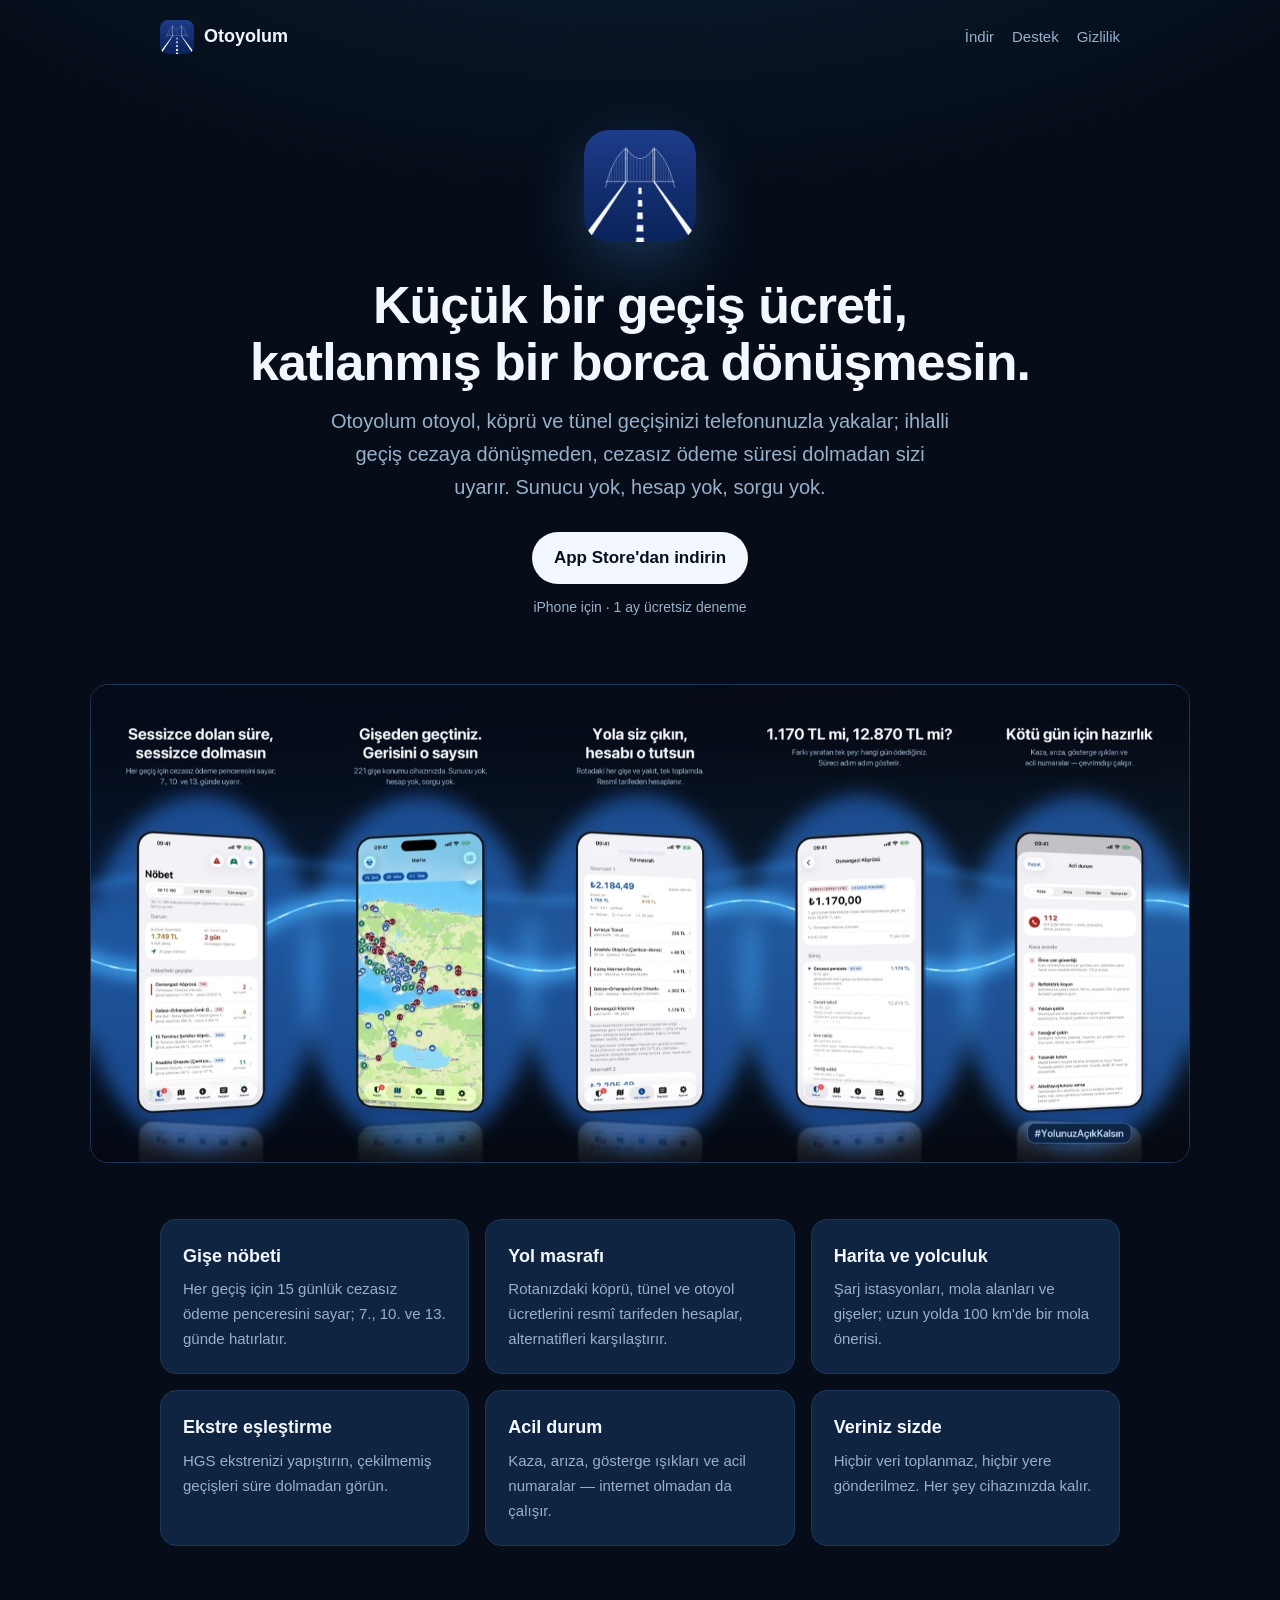
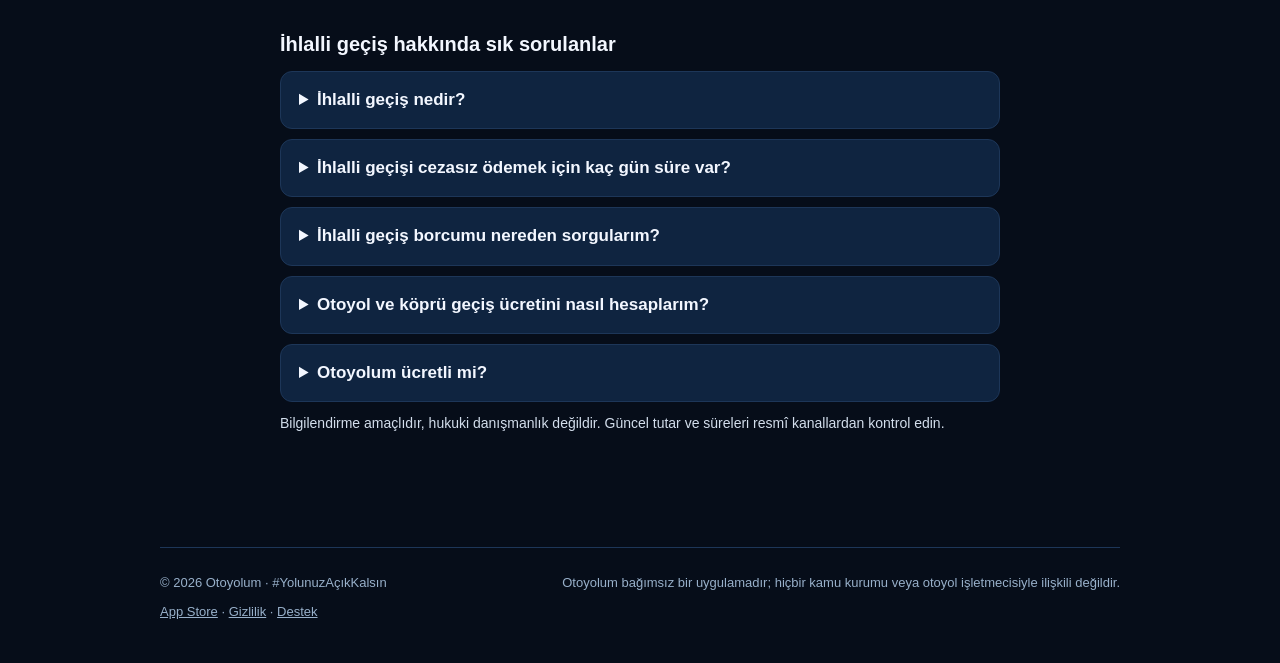
<file: index.html>
<!DOCTYPE html>
<html lang="tr">
<head>
<meta charset="utf-8">
<meta name="viewport" content="width=device-width, initial-scale=1">
<title>Otoyolum — İhlalli Geçiş Takibi ve Otoyol Ücreti Hesaplama</title>
<meta name="description" content="Otoyol, köprü ve tünel geçişinizi iPhone ile yakalar; ihlalli geçiş için 15 günlük cezasız ödeme süresi dolmadan hatırlatır. Otoyol ücreti hesaplama da var.">
<meta name="keywords" content="ihlalli geçiş, ihlalli geçiş cezası, ihlalli geçiş sorgulama, HGS ihlalli geçiş, HGS ceza, OGS, otoyol geçiş ücreti, köprü geçiş ücreti, otoyol ücreti hesaplama, geçiş ücreti hesaplama, Osmangazi Köprüsü geçiş ücreti, Yavuz Sultan Selim Köprüsü, 1915 Çanakkale Köprüsü, Avrasya Tüneli, Kuzey Marmara Otoyolu, 15 gün ödeme süresi, otoyol cezası, gişe takibi, yol masrafı hesaplama, mola alanı, şarj istasyonu">
<link rel="canonical" href="https://otoyolum.com/">
<meta name="apple-itunes-app" content="app-id=6815226319">
<meta property="og:type" content="website">
<meta property="og:site_name" content="Otoyolum">
<meta property="og:locale" content="tr_TR">
<meta property="og:url" content="https://otoyolum.com/">
<meta property="og:title" content="Otoyolum — İhlalli Geçiş Takibi ve Otoyol Ücreti Hesaplama">
<meta property="og:description" content="Küçük bir geçiş ücreti, katlanmış bir borca dönüşmesin.">
<meta property="og:image" content="https://otoyolum.com/sahne.jpg">
<meta name="twitter:card" content="summary_large_image">
<meta name="theme-color" content="#060d19">
<link rel="icon" href="/ikon.png">
<link rel="apple-touch-icon" href="/apple-touch-icon.png">
<link rel="stylesheet" href="/stil.css">
<script type="application/ld+json">
{
 "@context": "https://schema.org",
 "@graph": [
  {
   "@type": "WebSite",
   "@id": "https://otoyolum.com/#site",
   "url": "https://otoyolum.com/",
   "name": "Otoyolum",
   "inLanguage": "tr-TR"
  },
  {
   "@type": "MobileApplication",
   "@id": "https://otoyolum.com/#app",
   "name": "Otoyolum",
   "operatingSystem": "iOS",
   "applicationCategory": "TravelApplication",
   "inLanguage": "tr",
   "description": "Otoyol, köprü ve tünel geçişinizi iPhone ile yakalar; ihlalli geçiş için cezasız ödeme süresi dolmadan hatırlatır, rotadaki geçiş ücretlerini resmî tarifeden hesaplar.",
   "url": "https://otoyolum.com/",
   "installUrl": "https://apps.apple.com/tr/app/otoyolum/id6815226319",
   "sameAs": [
    "https://apps.apple.com/tr/app/otoyolum/id6815226319"
   ],
   "image": "https://otoyolum.com/ikon.png",
   "screenshot": "https://otoyolum.com/sahne.jpg",
   "offers": {
    "@type": "Offer",
    "price": "0",
    "priceCurrency": "TRY"
   }
  },
  {
   "@type": "FAQPage",
   "mainEntity": [
    {
     "@type": "Question",
     "name": "İhlalli geçiş nedir?",
     "acceptedAnswer": {
      "@type": "Answer",
      "text": "Ücretli bir otoyol, köprü veya tünelden HGS/OGS bakiyesi yetersizken ya da geçerli bir etiket olmadan geçtiğinizde geçiş ihlalli sayılır. Geçiş ücretini süresi içinde öderseniz ceza doğmaz; süre kaçarsa ücrete idari para cezası eklenir."
     }
    },
    {
     "@type": "Question",
     "name": "İhlalli geçişi cezasız ödemek için kaç gün süre var?",
     "acceptedAnswer": {
      "@type": "Answer",
      "text": "Geçişten itibaren 15 gün. KGM'nin işlettiği yollarda (örneğin 15 Temmuz Şehitler ve Fatih Sultan Mehmet köprüleri) bu süre geçerse 45. güne kadar ücretin bir katı, sonrasında dört katı ceza eklenir (6001 sayılı Kanun m.30). Osmangazi, Yavuz Sultan Selim ve 1915 Çanakkale köprüleri, Kuzey Marmara Otoyolu ve Avrasya Tüneli gibi görevli şirketlerin işlettiği yollarda 15 gün geçerse ücretin 10 katı ceza istenir."
     }
    },
    {
     "@type": "Question",
     "name": "İhlalli geçiş borcumu nereden sorgularım?",
     "acceptedAnswer": {
      "@type": "Answer",
      "text": "Otoyolum resmî sorgu yapmaz. Borcunuzu e-Devlet, PTT, bankanız ya da yolu işleten şirketin sitesinden kontrol edebilirsiniz. Otoyolum geçişi yakaladığı anda süreyi saymaya başlar ve 7., 10. ve 13. günde hatırlatır."
     }
    },
    {
     "@type": "Question",
     "name": "Otoyol ve köprü geçiş ücretini nasıl hesaplarım?",
     "acceptedAnswer": {
      "@type": "Answer",
      "text": "Yol masrafı ekranına başlangıç ve varış noktasını girin. Otoyolum rotadaki köprü, tünel ve otoyol ücretlerini araç sınıfınıza göre resmî tarifeden hesaplar, alternatif rotaları ucuzdan pahalıya sıralar."
     }
    },
    {
     "@type": "Question",
     "name": "Otoyolum ücretli mi?",
     "acceptedAnswer": {
      "@type": "Answer",
      "text": "App Store'dan ücretsiz indirilir; özellikler Otoyolum Premium aboneliğiyle açılır. Yeni kullanıcılar 1 ay ücretsiz dener, deneme bitmeden iptal ederseniz ücret alınmaz. Acil durum rehberi her zaman ücretsizdir."
     }
    }
   ]
  }
 ]
}
</script>
</head>
<body>
<header class="ust">
  <a class="marka" href="/"><img src="/ikon.png" alt="">Otoyolum</a>
  <nav><a href="https://apps.apple.com/tr/app/otoyolum/id6815226319">İndir</a><a href="/destek/">Destek</a><a href="/gizlilik/">Gizlilik</a></nav>
</header>

<main>
  <section class="kahraman">
    <img class="ikon" src="/ikon.png" alt="Otoyolum simgesi">
    <h1>Küçük bir geçiş ücreti,<br>katlanmış bir borca dönüşmesin.</h1>
    <p>Otoyolum otoyol, köprü ve tünel geçişinizi telefonunuzla yakalar; ihlalli geçiş cezaya dönüşmeden, cezasız ödeme süresi dolmadan sizi uyarır. Sunucu yok, hesap yok, sorgu yok.</p>
    <a class="rozet" href="https://apps.apple.com/tr/app/otoyolum/id6815226319">App Store'dan indirin</a>
    <span class="not">iPhone için · 1 ay ücretsiz deneme</span>
  </section>

  <div class="sahne"><img src="/sahne.jpg" alt="Otoyolum ekranları: Nöbet, Harita, Yol masrafı, Geçiş detayı, Acil durum" loading="lazy"></div>

  <section class="ozellikler">
    <div class="ozellik"><h3>Gişe nöbeti</h3><p>Her geçiş için 15 günlük cezasız ödeme penceresini sayar; 7., 10. ve 13. günde hatırlatır.</p></div>
    <div class="ozellik"><h3>Yol masrafı</h3><p>Rotanızdaki köprü, tünel ve otoyol ücretlerini resmî tarifeden hesaplar, alternatifleri karşılaştırır.</p></div>
    <div class="ozellik"><h3>Harita ve yolculuk</h3><p>Şarj istasyonları, mola alanları ve gişeler; uzun yolda 100 km'de bir mola önerisi.</p></div>
    <div class="ozellik"><h3>Ekstre eşleştirme</h3><p>HGS ekstrenizi yapıştırın, çekilmemiş geçişleri süre dolmadan görün.</p></div>
    <div class="ozellik"><h3>Acil durum</h3><p>Kaza, arıza, gösterge ışıkları ve acil numaralar — internet olmadan da çalışır.</p></div>
    <div class="ozellik"><h3>Veriniz sizde</h3><p>Hiçbir veri toplanmaz, hiçbir yere gönderilmez. Her şey cihazınızda kalır.</p></div>
  </section>

  <section class="icerik sss">
    <h2>İhlalli geçiş hakkında sık sorulanlar</h2>

    <details>
      <summary>İhlalli geçiş nedir?</summary>
      <p>Ücretli bir otoyol, köprü veya tünelden HGS/OGS bakiyesi yetersizken ya da geçerli bir etiket olmadan geçtiğinizde geçiş ihlalli sayılır. Geçiş ücretini süresi içinde öderseniz ceza doğmaz; süre kaçarsa ücrete idari para cezası eklenir.</p>
    </details>

    <details>
      <summary>İhlalli geçişi cezasız ödemek için kaç gün süre var?</summary>
      <p>Geçişten itibaren 15 gün. KGM'nin işlettiği yollarda (örneğin 15 Temmuz Şehitler ve Fatih Sultan Mehmet köprüleri) bu süre geçerse 45. güne kadar ücretin bir katı, sonrasında dört katı ceza eklenir (6001 sayılı Kanun m.30). Osmangazi, Yavuz Sultan Selim ve 1915 Çanakkale köprüleri, Kuzey Marmara Otoyolu ve Avrasya Tüneli gibi görevli şirketlerin işlettiği yollarda 15 gün geçerse ücretin 10 katı ceza istenir.</p>
    </details>

    <details>
      <summary>İhlalli geçiş borcumu nereden sorgularım?</summary>
      <p>Otoyolum resmî sorgu yapmaz. Borcunuzu e-Devlet, PTT, bankanız ya da yolu işleten şirketin sitesinden kontrol edebilirsiniz. Otoyolum geçişi yakaladığı anda süreyi saymaya başlar ve 7., 10. ve 13. günde hatırlatır.</p>
    </details>

    <details>
      <summary>Otoyol ve köprü geçiş ücretini nasıl hesaplarım?</summary>
      <p>Yol masrafı ekranına başlangıç ve varış noktasını girin. Otoyolum rotadaki köprü, tünel ve otoyol ücretlerini araç sınıfınıza göre resmî tarifeden hesaplar, alternatif rotaları ucuzdan pahalıya sıralar.</p>
    </details>

    <details>
      <summary>Otoyolum ücretli mi?</summary>
      <p>App Store'dan ücretsiz indirilir; özellikler Otoyolum Premium aboneliğiyle açılır. Yeni kullanıcılar 1 ay ücretsiz dener, deneme bitmeden iptal ederseniz ücret alınmaz. Acil durum rehberi her zaman ücretsizdir.</p>
    </details>

    <p class="tarih">Bilgilendirme amaçlıdır, hukuki danışmanlık değildir. Güncel tutar ve süreleri resmî kanallardan kontrol edin.</p>
  </section>
</main>

<footer class="alt">
  <span>© 2026 Otoyolum · #YolunuzAçıkKalsın</span>
  <span>Otoyolum bağımsız bir uygulamadır; hiçbir kamu kurumu veya otoyol işletmecisiyle ilişkili değildir.</span>
  <span><a href="https://apps.apple.com/tr/app/otoyolum/id6815226319">App Store</a> · <a href="/gizlilik/">Gizlilik</a> · <a href="/destek/">Destek</a></span>
</footer>
</body>
</html>
</file>
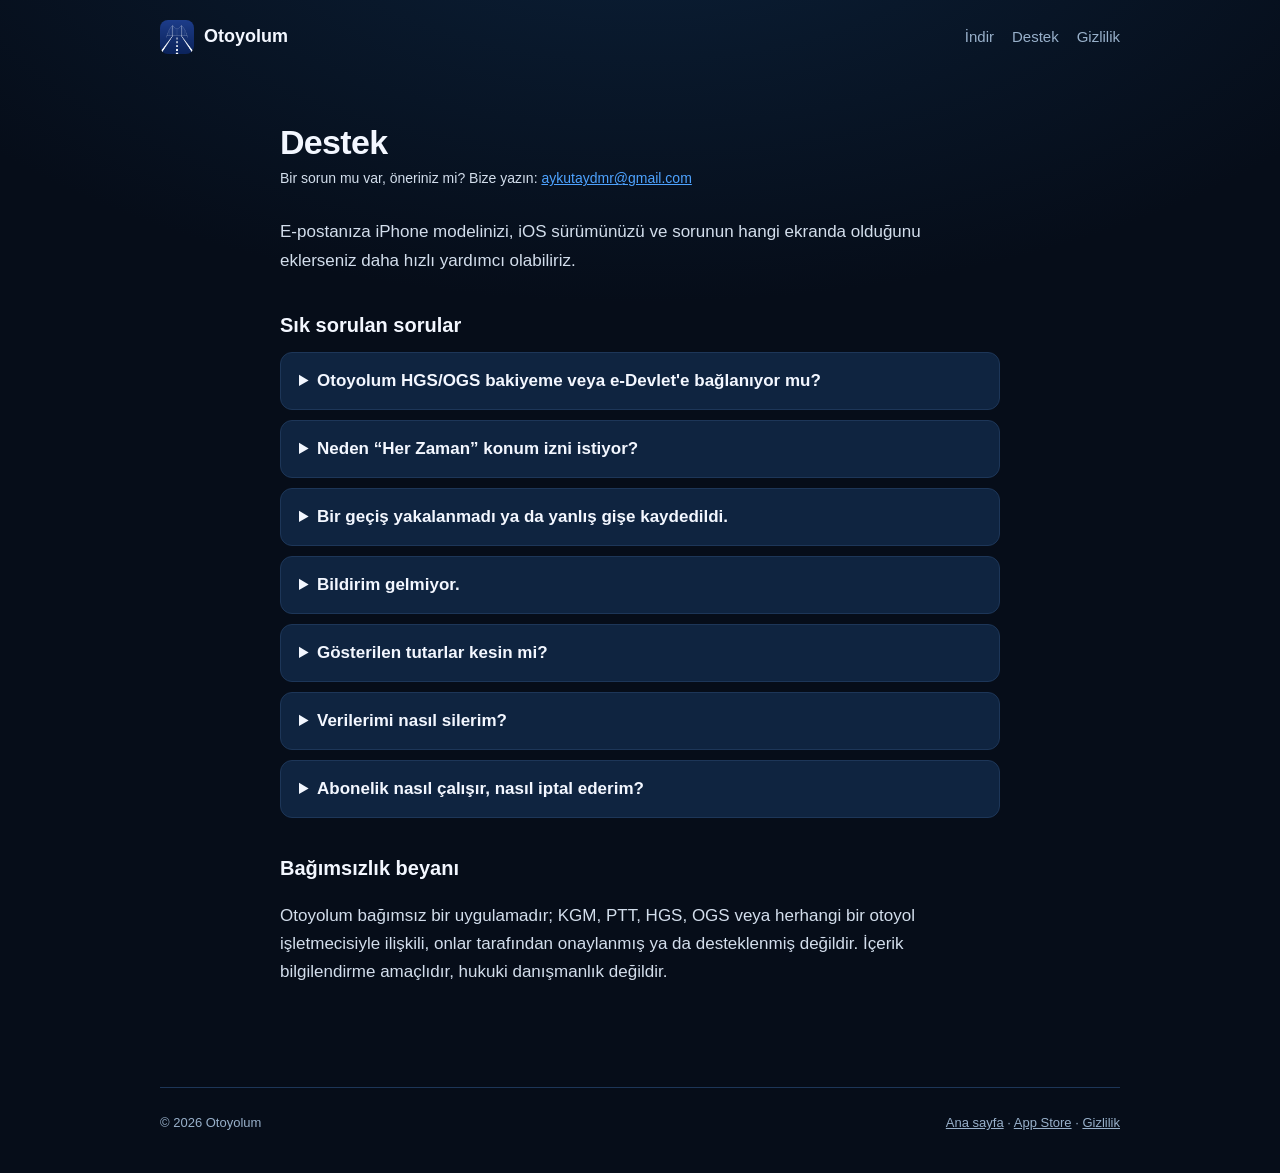
<file: destek/index.html>
<!DOCTYPE html>
<html lang="tr">
<head>
<meta charset="utf-8">
<meta name="viewport" content="width=device-width, initial-scale=1">
<title>Destek ve Sık Sorulan Sorular — Otoyolum</title>
<meta name="description" content="Otoyolum destek: gişe geçişi yakalanmadı, bildirim gelmiyor, konum izni, HGS/OGS ve e-Devlet bağlantısı, abonelik iptali ve tutarların doğruluğu hakkında yanıtlar.">
<link rel="canonical" href="https://otoyolum.com/destek/">
<meta name="apple-itunes-app" content="app-id=6815226319">
<meta property="og:type" content="website">
<meta property="og:site_name" content="Otoyolum">
<meta property="og:locale" content="tr_TR">
<meta property="og:url" content="https://otoyolum.com/destek/">
<meta property="og:title" content="Destek ve Sık Sorulan Sorular — Otoyolum">
<meta property="og:description" content="Otoyolum destek: gişe geçişi yakalanmadı, bildirim gelmiyor, konum izni, HGS/OGS ve e-Devlet bağlantısı, abonelik iptali ve tutarların doğruluğu hakkında yanıtlar.">
<meta property="og:image" content="https://otoyolum.com/sahne.jpg">
<meta name="theme-color" content="#060d19">
<link rel="icon" href="/ikon.png">
<link rel="stylesheet" href="/stil.css">
<script type="application/ld+json">
{
 "@context": "https://schema.org",
 "@graph": [
  {
   "@type": "FAQPage",
   "mainEntity": [
    {
     "@type": "Question",
     "name": "Otoyolum HGS/OGS bakiyeme veya e-Devlet'e bağlanıyor mu?",
     "acceptedAnswer": {
      "@type": "Answer",
      "text": "Hayır. Uygulama hiçbir kuruma bağlanmaz ve internetten veri çekmez. Gişeden geçtiğinizi telefonunuzun konumuyla fark eder ve cezasız ödeme süresini sizin için sayar. Ödemenin düşüp düşmediğini PTT, banka veya e-Devlet üzerinden kontrol edip uygulamada işaretlersiniz."
     }
    },
    {
     "@type": "Question",
     "name": "Neden “Her Zaman” konum izni istiyor?",
     "acceptedAnswer": {
      "@type": "Answer",
      "text": "Uygulama kapalıyken de gişeden geçtiğinizi fark edebilmek için. iOS bu durumda uygulamayı yalnızca gişe alanına girdiğinizde kısa süreliğine uyandırır. Konumunuz cihazdan çıkmaz, rota kaydedilmez. İzin vermezseniz geçişleri Nöbet ekranındaki + düğmesiyle elle ekleyebilirsiniz."
     }
    },
    {
     "@type": "Question",
     "name": "Bir geçiş yakalanmadı ya da yanlış gişe kaydedildi.",
     "acceptedAnswer": {
      "@type": "Answer",
      "text": "Konum izninin “Her Zaman” ve Hassas Konum'un açık olduğunu kontrol edin. Gişe yanlış yerde tetikleniyorsa Ayarlar > Gişe konumları'ndan düzeltebilirsiniz. Eksik geçişi Nöbet ekranındaki + ile ekleyin."
     }
    },
    {
     "@type": "Question",
     "name": "Bildirim gelmiyor.",
     "acceptedAnswer": {
      "@type": "Answer",
      "text": "iOS Ayarlar > Bildirimler > Otoyolum'dan bildirimlerin ve “Zamana Duyarlı” uyarıların açık olduğundan emin olun. Hatırlatmalar sabah 10:00'da gelir."
     }
    },
    {
     "@type": "Question",
     "name": "Gösterilen tutarlar kesin mi?",
     "acceptedAnswer": {
      "@type": "Answer",
      "text": "Köprü ve tünel ücretleri sabit tarifeden gelir. Otoyol kesimlerinde tutar, giriş-çıkış noktanıza göre hesaplanan bir tahmindir (≈ ile gösterilir). Tarifeleri Ayarlar > Tarifeler'den güncelleyebilirsiniz. Tutarlar resmî borç beyanı değildir."
     }
    },
    {
     "@type": "Question",
     "name": "Verilerimi nasıl silerim?",
     "acceptedAnswer": {
      "@type": "Answer",
      "text": "Tüm veriler yalnızca cihazınızda durur. Uygulamayı silmek her şeyi kalıcı olarak siler."
     }
    },
    {
     "@type": "Question",
     "name": "Abonelik nasıl çalışır, nasıl iptal ederim?",
     "acceptedAnswer": {
      "@type": "Answer",
      "text": "Otoyolum'un özellikleri Otoyolum Premium aboneliğiyle kullanılır. Yeni kullanıcılar 1 ay ücretsiz dener; sonrasında seçtiğiniz aylık ya da yıllık plan ücretlendirilir. Deneme bitmeden iptal ederseniz ücret alınmaz. İptal için: iPhone Ayarlar > adınız > Abonelikler > Otoyolum. Telefon değiştirdiyseniz uygulamadaki \"Satın alımları geri yükle\" düğmesini kullanın. Acil durum rehberi her zaman ücretsizdir. Reklam yoktur."
     }
    }
   ]
  }
 ]
}
</script>
</head>
<body>
<header class="ust">
  <a class="marka" href="/"><img src="/ikon.png" alt="">Otoyolum</a>
  <nav><a href="https://apps.apple.com/tr/app/otoyolum/id6815226319">İndir</a><a href="/destek/">Destek</a><a href="/gizlilik/">Gizlilik</a></nav>
</header>

<main class="icerik">
  <h1>Destek</h1>
  <p class="tarih">Bir sorun mu var, öneriniz mi? Bize yazın: <a href="mailto:aykutaydmr@gmail.com?subject=Otoyolum%20destek">aykutaydmr@gmail.com</a></p>
  <p>E-postanıza iPhone modelinizi, iOS sürümünüzü ve sorunun hangi ekranda olduğunu eklerseniz daha hızlı yardımcı olabiliriz.</p>

  <h2>Sık sorulan sorular</h2>

  <details>
    <summary>Otoyolum HGS/OGS bakiyeme veya e-Devlet'e bağlanıyor mu?</summary>
    <p>Hayır. Uygulama hiçbir kuruma bağlanmaz ve internetten veri çekmez. Gişeden geçtiğinizi telefonunuzun konumuyla fark eder ve cezasız ödeme süresini sizin için sayar. Ödemenin düşüp düşmediğini PTT, banka veya e-Devlet üzerinden kontrol edip uygulamada işaretlersiniz.</p>
  </details>

  <details>
    <summary>Neden “Her Zaman” konum izni istiyor?</summary>
    <p>Uygulama kapalıyken de gişeden geçtiğinizi fark edebilmek için. iOS bu durumda uygulamayı yalnızca gişe alanına girdiğinizde kısa süreliğine uyandırır. Konumunuz cihazdan çıkmaz, rota kaydedilmez. İzin vermezseniz geçişleri Nöbet ekranındaki + düğmesiyle elle ekleyebilirsiniz.</p>
  </details>

  <details>
    <summary>Bir geçiş yakalanmadı ya da yanlış gişe kaydedildi.</summary>
    <p>Konum izninin “Her Zaman” ve Hassas Konum'un açık olduğunu kontrol edin. Gişe yanlış yerde tetikleniyorsa Ayarlar &gt; Gişe konumları'ndan düzeltebilirsiniz. Eksik geçişi Nöbet ekranındaki + ile ekleyin.</p>
  </details>

  <details>
    <summary>Bildirim gelmiyor.</summary>
    <p>iOS Ayarlar &gt; Bildirimler &gt; Otoyolum'dan bildirimlerin ve “Zamana Duyarlı” uyarıların açık olduğundan emin olun. Hatırlatmalar sabah 10:00'da gelir.</p>
  </details>

  <details>
    <summary>Gösterilen tutarlar kesin mi?</summary>
    <p>Köprü ve tünel ücretleri sabit tarifeden gelir. Otoyol kesimlerinde tutar, giriş-çıkış noktanıza göre hesaplanan bir tahmindir (≈ ile gösterilir). Tarifeleri Ayarlar &gt; Tarifeler'den güncelleyebilirsiniz. Tutarlar resmî borç beyanı değildir.</p>
  </details>

  <details>
    <summary>Verilerimi nasıl silerim?</summary>
    <p>Tüm veriler yalnızca cihazınızda durur. Uygulamayı silmek her şeyi kalıcı olarak siler.</p>
  </details>

  <details>
    <summary>Abonelik nasıl çalışır, nasıl iptal ederim?</summary>
    <p>Otoyolum'un özellikleri Otoyolum Premium aboneliğiyle kullanılır. Yeni kullanıcılar 1 ay ücretsiz dener; sonrasında seçtiğiniz aylık ya da yıllık plan ücretlendirilir. Deneme bitmeden iptal ederseniz ücret alınmaz. İptal için: iPhone Ayarlar &gt; adınız &gt; Abonelikler &gt; Otoyolum. Telefon değiştirdiyseniz uygulamadaki "Satın alımları geri yükle" düğmesini kullanın. Acil durum rehberi her zaman ücretsizdir. Reklam yoktur.</p>
  </details>

  <h2>Bağımsızlık beyanı</h2>
  <p>Otoyolum bağımsız bir uygulamadır; KGM, PTT, HGS, OGS veya herhangi bir otoyol işletmecisiyle ilişkili, onlar tarafından onaylanmış ya da desteklenmiş değildir. İçerik bilgilendirme amaçlıdır, hukuki danışmanlık değildir.</p>
</main>

<footer class="alt">
  <span>© 2026 Otoyolum</span>
  <span><a href="/">Ana sayfa</a> · <a href="https://apps.apple.com/tr/app/otoyolum/id6815226319">App Store</a> · <a href="/gizlilik/">Gizlilik</a></span>
</footer>
</body>
</html>
</file>
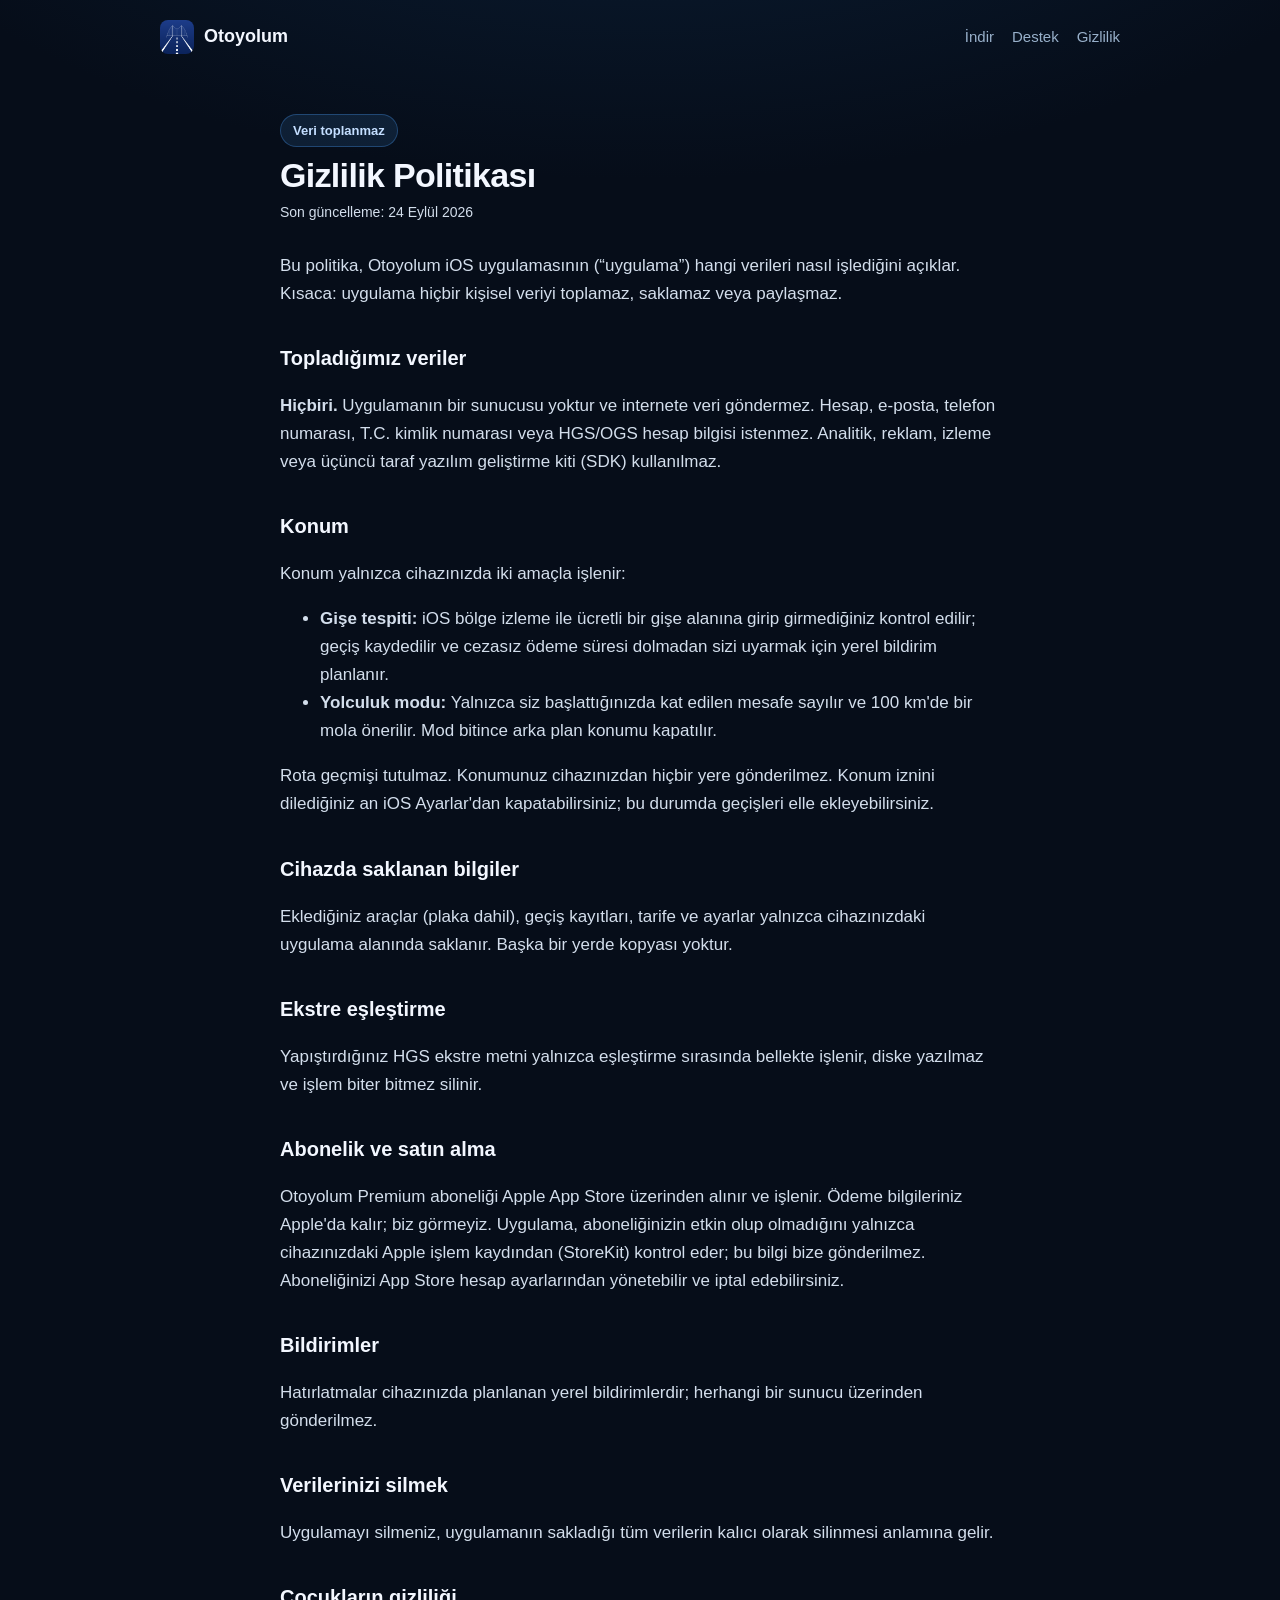
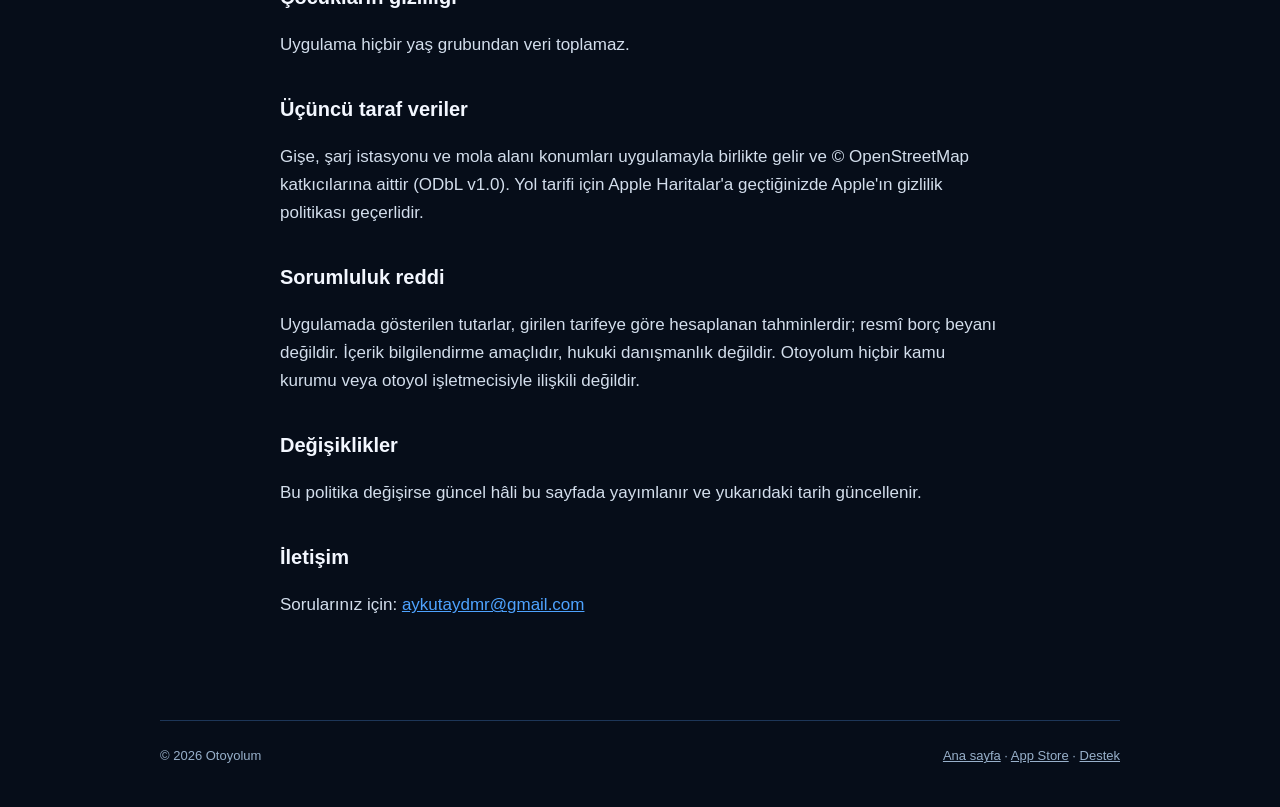
<file: gizlilik/index.html>
<!DOCTYPE html>
<html lang="tr">
<head>
<meta charset="utf-8">
<meta name="viewport" content="width=device-width, initial-scale=1">
<title>Gizlilik Politikası — Otoyolum</title>
<meta name="description" content="Otoyolum gizlilik politikası: sunucu yok, hesap yok, hiçbir veri toplanmaz. Konumunuz ve geçiş kayıtlarınız yalnızca iPhone'unuzda kalır.">
<link rel="canonical" href="https://otoyolum.com/gizlilik/">
<meta name="apple-itunes-app" content="app-id=6815226319">
<meta property="og:type" content="website">
<meta property="og:site_name" content="Otoyolum">
<meta property="og:locale" content="tr_TR">
<meta property="og:url" content="https://otoyolum.com/gizlilik/">
<meta property="og:title" content="Gizlilik Politikası — Otoyolum">
<meta property="og:description" content="Otoyolum gizlilik politikası: sunucu yok, hesap yok, hiçbir veri toplanmaz. Konumunuz ve geçiş kayıtlarınız yalnızca iPhone'unuzda kalır.">
<meta property="og:image" content="https://otoyolum.com/sahne.jpg">
<meta name="theme-color" content="#060d19">
<link rel="icon" href="/ikon.png">
<link rel="stylesheet" href="/stil.css">
<script type="application/ld+json">
{
 "@context": "https://schema.org",
 "@graph": [
  {
   "@type": "WebPage",
   "url": "https://otoyolum.com/gizlilik/",
   "name": "Gizlilik Politikası — Otoyolum",
   "isPartOf": {
    "@id": "https://otoyolum.com/#site"
   }
  }
 ]
}
</script>
</head>
<body>
<header class="ust">
  <a class="marka" href="/"><img src="/ikon.png" alt="">Otoyolum</a>
  <nav><a href="https://apps.apple.com/tr/app/otoyolum/id6815226319">İndir</a><a href="/destek/">Destek</a><a href="/gizlilik/">Gizlilik</a></nav>
</header>

<main class="icerik">
  <span class="etiket">Veri toplanmaz</span>
  <h1>Gizlilik Politikası</h1>
  <p class="tarih">Son güncelleme: 24 Eylül 2026</p>

  <p>Bu politika, Otoyolum iOS uygulamasının (“uygulama”) hangi verileri nasıl işlediğini açıklar. Kısaca: uygulama hiçbir kişisel veriyi toplamaz, saklamaz veya paylaşmaz.</p>

  <h2>Topladığımız veriler</h2>
  <p><strong>Hiçbiri.</strong> Uygulamanın bir sunucusu yoktur ve internete veri göndermez. Hesap, e-posta, telefon numarası, T.C. kimlik numarası veya HGS/OGS hesap bilgisi istenmez. Analitik, reklam, izleme veya üçüncü taraf yazılım geliştirme kiti (SDK) kullanılmaz.</p>

  <h2>Konum</h2>
  <p>Konum yalnızca cihazınızda iki amaçla işlenir:</p>
  <ul>
    <li><strong>Gişe tespiti:</strong> iOS bölge izleme ile ücretli bir gişe alanına girip girmediğiniz kontrol edilir; geçiş kaydedilir ve cezasız ödeme süresi dolmadan sizi uyarmak için yerel bildirim planlanır.</li>
    <li><strong>Yolculuk modu:</strong> Yalnızca siz başlattığınızda kat edilen mesafe sayılır ve 100 km'de bir mola önerilir. Mod bitince arka plan konumu kapatılır.</li>
  </ul>
  <p>Rota geçmişi tutulmaz. Konumunuz cihazınızdan hiçbir yere gönderilmez. Konum iznini dilediğiniz an iOS Ayarlar'dan kapatabilirsiniz; bu durumda geçişleri elle ekleyebilirsiniz.</p>

  <h2>Cihazda saklanan bilgiler</h2>
  <p>Eklediğiniz araçlar (plaka dahil), geçiş kayıtları, tarife ve ayarlar yalnızca cihazınızdaki uygulama alanında saklanır. Başka bir yerde kopyası yoktur.</p>

  <h2>Ekstre eşleştirme</h2>
  <p>Yapıştırdığınız HGS ekstre metni yalnızca eşleştirme sırasında bellekte işlenir, diske yazılmaz ve işlem biter bitmez silinir.</p>

  <h2>Abonelik ve satın alma</h2>
  <p>Otoyolum Premium aboneliği Apple App Store üzerinden alınır ve işlenir. Ödeme bilgileriniz Apple'da kalır; biz görmeyiz. Uygulama, aboneliğinizin etkin olup olmadığını yalnızca cihazınızdaki Apple işlem kaydından (StoreKit) kontrol eder; bu bilgi bize gönderilmez. Aboneliğinizi App Store hesap ayarlarından yönetebilir ve iptal edebilirsiniz.</p>

  <h2>Bildirimler</h2>
  <p>Hatırlatmalar cihazınızda planlanan yerel bildirimlerdir; herhangi bir sunucu üzerinden gönderilmez.</p>

  <h2>Verilerinizi silmek</h2>
  <p>Uygulamayı silmeniz, uygulamanın sakladığı tüm verilerin kalıcı olarak silinmesi anlamına gelir.</p>

  <h2>Çocukların gizliliği</h2>
  <p>Uygulama hiçbir yaş grubundan veri toplamaz.</p>

  <h2>Üçüncü taraf veriler</h2>
  <p>Gişe, şarj istasyonu ve mola alanı konumları uygulamayla birlikte gelir ve © OpenStreetMap katkıcılarına aittir (ODbL v1.0). Yol tarifi için Apple Haritalar'a geçtiğinizde Apple'ın gizlilik politikası geçerlidir.</p>

  <h2>Sorumluluk reddi</h2>
  <p>Uygulamada gösterilen tutarlar, girilen tarifeye göre hesaplanan tahminlerdir; resmî borç beyanı değildir. İçerik bilgilendirme amaçlıdır, hukuki danışmanlık değildir. Otoyolum hiçbir kamu kurumu veya otoyol işletmecisiyle ilişkili değildir.</p>

  <h2>Değişiklikler</h2>
  <p>Bu politika değişirse güncel hâli bu sayfada yayımlanır ve yukarıdaki tarih güncellenir.</p>

  <h2>İletişim</h2>
  <p>Sorularınız için: <a href="mailto:aykutaydmr@gmail.com">aykutaydmr@gmail.com</a></p>
</main>

<footer class="alt">
  <span>© 2026 Otoyolum</span>
  <span><a href="/">Ana sayfa</a> · <a href="https://apps.apple.com/tr/app/otoyolum/id6815226319">App Store</a> · <a href="/destek/">Destek</a></span>
</footer>
</body>
</html>
</file>
<file: stil.css>
:root{
  --zemin:#060d19; --zemin2:#0b2038; --kart:#0f2440; --cizgi:#1d3658;
  --metin:#f3f7ff; --soluk:#98b0ca; --vurgu:#4ea3ff; --vurgu2:#c4deff;
}
*{box-sizing:border-box}
html{-webkit-text-size-adjust:100%}
body{
  margin:0; color:var(--metin); background:var(--zemin);
  background-image:radial-gradient(1200px 600px at 50% -10%, var(--zemin2), transparent 70%);
  font:17px/1.65 -apple-system,BlinkMacSystemFont,"SF Pro Text","Segoe UI",Roboto,Helvetica,Arial,sans-serif;
  -webkit-font-smoothing:antialiased; padding:0 16px;
}
a{color:var(--vurgu)}
.ust{max-width:960px;margin:0 auto;display:flex;align-items:center;justify-content:space-between;padding:20px 0}
.marka{display:flex;align-items:center;gap:10px;color:var(--metin);text-decoration:none;font-weight:700;font-size:18px}
.marka img{width:34px;height:34px;border-radius:8px}
.ust nav{display:flex;gap:18px;font-size:15px}
.ust nav a{color:var(--soluk);text-decoration:none}
.ust nav a:hover{color:var(--metin)}
.kahraman{max-width:960px;margin:0 auto;text-align:center;padding:56px 0 28px}
.kahraman img.ikon{width:112px;height:112px;border-radius:25px;box-shadow:0 20px 60px rgba(78,163,255,.25)}
h1{font-size:clamp(32px,6vw,52px);line-height:1.1;letter-spacing:-.02em;margin:26px 0 14px}
.kahraman p{color:var(--soluk);font-size:clamp(17px,2.4vw,20px);max-width:620px;margin:0 auto}
.rozet{display:inline-block;margin-top:28px;padding:12px 22px;border-radius:999px;background:var(--metin);color:#06101f;font-weight:700;text-decoration:none}
.rozet.pasif{background:transparent;color:var(--vurgu2);border:1px solid var(--cizgi)}
.sahne{max-width:1100px;margin:36px auto 0;border-radius:18px;overflow:hidden;border:1px solid var(--cizgi)}
.sahne img{display:block;width:100%;height:auto}
.ozellikler{max-width:960px;margin:56px auto 0;display:grid;grid-template-columns:repeat(auto-fit,minmax(260px,1fr));gap:16px}
.ozellik{background:var(--kart);border:1px solid var(--cizgi);border-radius:16px;padding:22px}
.ozellik h3{margin:0 0 6px;font-size:18px}
.ozellik p{margin:0;color:var(--soluk);font-size:15px}
.icerik{max-width:720px;margin:0 auto;padding:40px 0 20px}
.icerik h1{font-size:34px;margin:10px 0 6px}
.icerik h2{font-size:20px;margin:34px 0 8px}
.icerik p,.icerik li{color:#d3deec}
.tarih{color:var(--soluk);font-size:14px;margin:0 0 28px}
.etiket{display:inline-block;font-size:13px;font-weight:600;color:var(--vurgu2);background:rgba(78,163,255,.12);border:1px solid rgba(78,163,255,.3);padding:5px 12px;border-radius:999px}
details{background:var(--kart);border:1px solid var(--cizgi);border-radius:12px;padding:14px 18px;margin:10px 0}
summary{cursor:pointer;font-weight:600}
details p{margin:10px 0 0}
.alt{max-width:960px;margin:64px auto 0;padding:24px 0 40px;border-top:1px solid var(--cizgi);color:var(--soluk);font-size:13px;display:flex;flex-wrap:wrap;gap:8px 20px;justify-content:space-between}
.alt a{color:var(--soluk)}
@media (max-width:520px){.ust nav{gap:12px;font-size:14px}.kahraman{padding-top:32px}}
.kahraman .not{display:block;margin-top:12px;color:var(--soluk);font-size:14px}
.sss{padding-top:48px}
</file>
